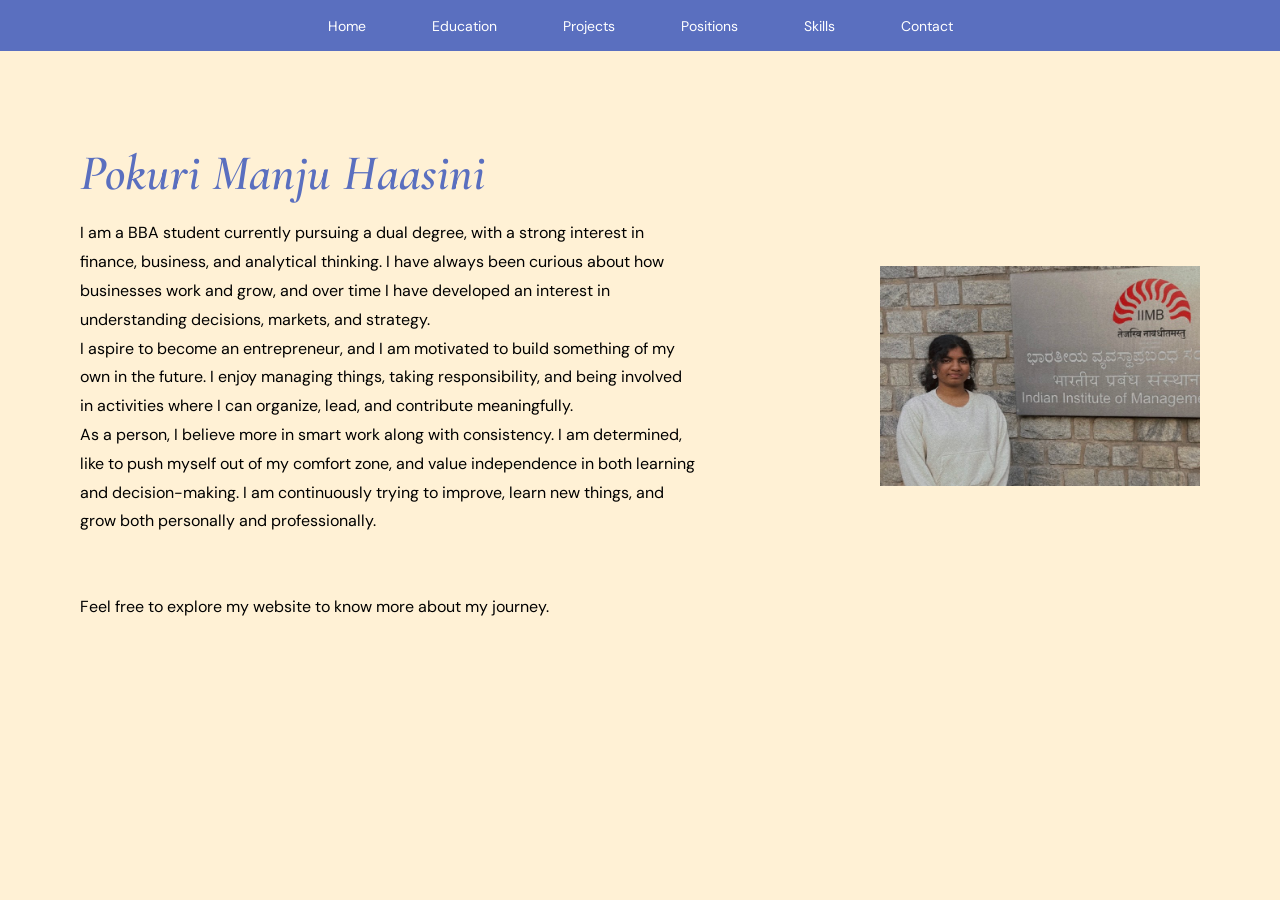
<file: index.html>
<!doctype html>
<html lang="en">
  <head>
    <meta charset="UTF-8" />
    <meta name="viewport" content="width=device-width, initial-scale=1.0" />
    <title>My Resume Website</title>
    <link rel="preconnect" href="https://fonts.googleapis.com">
<link rel="preconnect" href="https://fonts.gstatic.com" crossorigin>
<link href="https://fonts.googleapis.com/css2?family=Cormorant+Garamond:ital,wght@0,300..700;1,300..700&family=DM+Sans:ital,opsz,wght@0,9..40,100..1000;1,9..40,100..1000&display=swap" rel="stylesheet">
<link rel="preconnect" href="https://fonts.googleapis.com">
<link rel="preconnect" href="https://fonts.gstatic.com" crossorigin>
<link href="https://fonts.googleapis.com/css2?family=Cormorant+Garamond:ital,wght@0,300..700;1,300..700&display=swap" rel="stylesheet">
    <link rel="stylesheet" href="style.css" />
  </head>
  <body>
    <nav>
      <a href="index.html">Home</a>
      <a href="education.html">Education</a>
      <a href="projects.html">Projects</a>
      <a href="positions.html">Positions</a>
      <a href="skills.html">Skills</a>
      <a href="contact.html">Contact</a>
    </nav>

    <div class="home">
        <div class="text">
<h1 class="name">Pokuri Manju Haasini</h1>
 <p>
      I am a BBA student currently pursuing a dual degree, with a strong
      interest in finance, business, and analytical thinking. I have always been
      curious about how businesses work and grow, and over time I have developed
      an interest in understanding decisions, markets, and strategy.
      <br />
      I aspire to become an entrepreneur, and I am motivated to build something
      of my own in the future. I enjoy managing things, taking responsibility,
      and being involved in activities where I can organize, lead, and
      contribute meaningfully. <br />
      As a person, I believe more in smart work along with consistency. I am
      determined, like to push myself out of my comfort zone, and value
      independence in both learning and decision-making. I am continuously
      trying to improve, learn new things, and grow both personally and
      professionally.
    </p>

    <br>

    <p>Feel free to explore my website to know more about my journey.</p>
        </div> 
    <img src="IMAGES/myphoto.jpeg" alt="myphoto" class="profile">
    </div>
   
  </body>
</html>
</file>
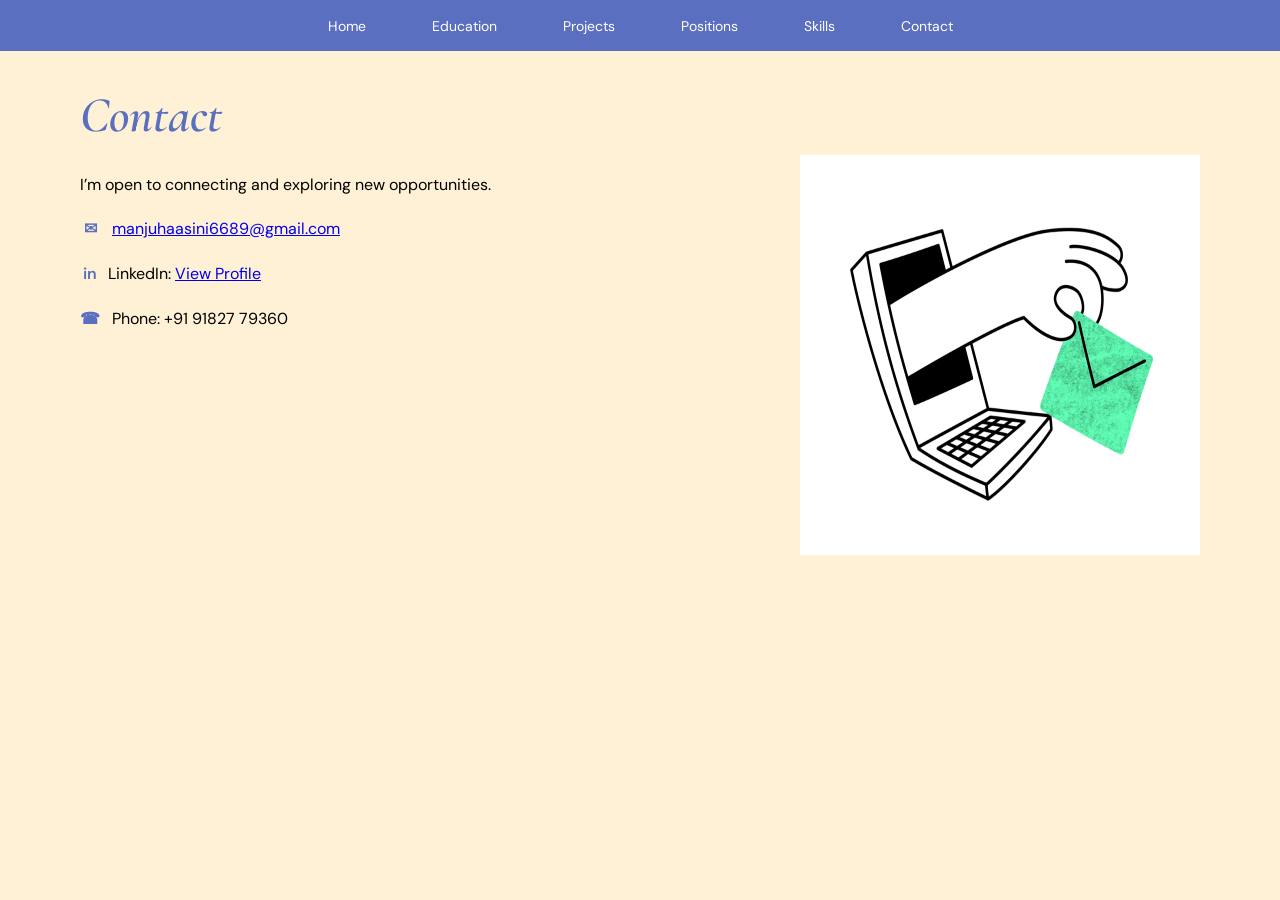
<file: contact.html>
<!DOCTYPE html>
<html lang="en">
<head>
    <meta charset="UTF-8">
    <meta name="viewport" content="width=device-width, initial-scale=1.0">
    <title>Contact</title>

<link rel="preconnect" href="https://fonts.googleapis.com">
<link rel="preconnect" href="https://fonts.gstatic.com" crossorigin>
<link href="https://fonts.googleapis.com/css2?family=Cormorant+Garamond:ital,wght@0,300..700;1,300..700&family=DM+Sans:ital,opsz,wght@0,9..40,100..1000;1,9..40,100..1000&display=swap" rel="stylesheet">
<link rel="preconnect" href="https://fonts.googleapis.com">
<link rel="preconnect" href="https://fonts.gstatic.com" crossorigin>
<link href="https://fonts.googleapis.com/css2?family=Cormorant+Garamond:ital,wght@0,300..700;1,300..700&display=swap" rel="stylesheet">
     <link rel="stylesheet" href="style.css">
</head>
<body>
     <nav>
    <a href="index.html">Home</a>
    <a href="education.html">Education</a>
    <a href="projects.html">Projects</a>
    <a href="positions.html">Positions</a>
    <a href="skills.html">Skills</a>
    <a href="contact.html">Contact</a>
  </nav>

  <h1>Contact</h1>
<div class="contact-container">
      <div class="contact">
  <p>
I’m open to connecting and exploring new opportunities.
</p>

<p><span class="icon">✉</span> <a href="mailto:manjuhaasini6689@gmail.com">manjuhaasini6689@gmail.com</a>
</p>
<p><span class="icon">in</span>LinkedIn:  <a href="https://linkedin.com/in/manjuhaasini" target="_blank">
    View Profile
  </a></p>
<p><span class="icon">☎</span> Phone: +91 91827 79360</p>
</div>

<img src="IMAGES/contact gif.gif" alt="gif" class="gif">
</div>
</body>
</html>
</file>
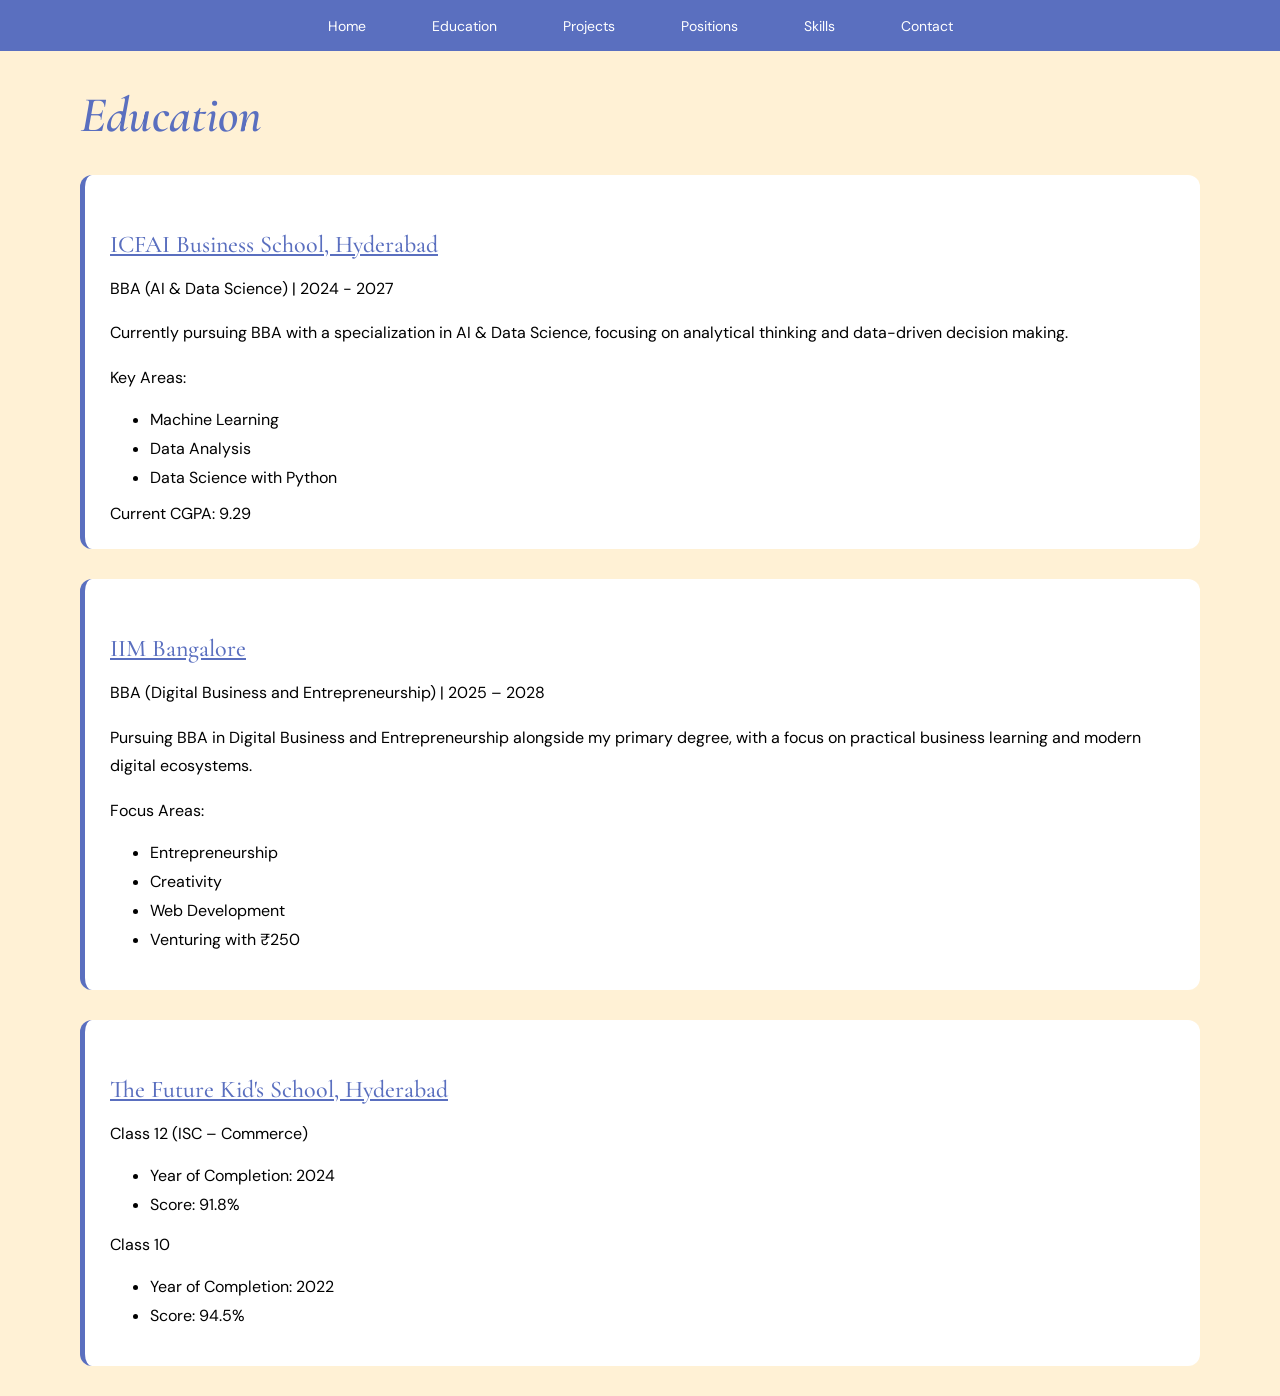
<file: education.html>
<!doctype html>
<html lang="en">
  <head>
    <meta charset="UTF-8" />
    <meta name="viewport" content="width=device-width, initial-scale=1.0" />
    <title>Education</title>

    <link rel="preconnect" href="https://fonts.googleapis.com">
<link rel="preconnect" href="https://fonts.gstatic.com" crossorigin>
<link href="https://fonts.googleapis.com/css2?family=Cormorant+Garamond:ital,wght@0,300..700;1,300..700&family=DM+Sans:ital,opsz,wght@0,9..40,100..1000;1,9..40,100..1000&display=swap" rel="stylesheet">
<link rel="preconnect" href="https://fonts.googleapis.com">
<link rel="preconnect" href="https://fonts.gstatic.com" crossorigin>
<link href="https://fonts.googleapis.com/css2?family=Cormorant+Garamond:ital,wght@0,300..700;1,300..700&display=swap" rel="stylesheet">
    <link rel="stylesheet" href="style.css" />
  </head>
  <body>
    <nav>
      <a href="index.html">Home</a>
      <a href="education.html">Education</a>
      <a href="projects.html">Projects</a>
      <a href="positions.html">Positions</a>
      <a href="skills.html">Skills</a>
      <a href="contact.html">Contact</a>
    </nav>

    <h1>Education</h1>
    <div class="edu">
      <h2>ICFAI Business School, Hyderabad</h2>
      <p>BBA (AI & Data Science) | 2024 - 2027</p>

      <p>
        Currently pursuing BBA with a specialization in AI & Data Science,
        focusing on analytical thinking and data-driven decision making.
      </p>

      <p>Key Areas:</p>
      <ul>
        <li>Machine Learning</li>
        <li>Data Analysis</li>
        <li>Data Science with Python</li>
      </ul>

     <div class="cgpa-box">
  Current CGPA: <span>9.29</span>
</div>
    </div>

    <div class="edu">
    <h2>IIM Bangalore</h2>
    <p>BBA (Digital Business and Entrepreneurship) | 2025 – 2028</p>
  
    <p>
      Pursuing BBA in Digital Business and Entrepreneurship alongside my primary
      degree, with a focus on practical business learning and modern digital
      ecosystems.
    </p>
    <p>Focus Areas:</p>
    <ul>
      <li>Entrepreneurship</li>
      <li>Creativity</li>
      <li>Web Development</li>
      <li>Venturing with ₹250</li>
    </ul>
</div> 
    
<div class="edu">
    <h2>The Future Kid's School, Hyderabad</h2>
    <p>Class 12 (ISC – Commerce)</p>
    <ul>
      <li>Year of Completion: 2024</li>
      <li>Score: 91.8%</li>
    </ul>

    <p>Class 10</p>
    <ul>
      <li>Year of Completion: 2022</li>
      <li>Score: 94.5%</li>
    </ul>
    </div>
  </body>
</html>
</file>
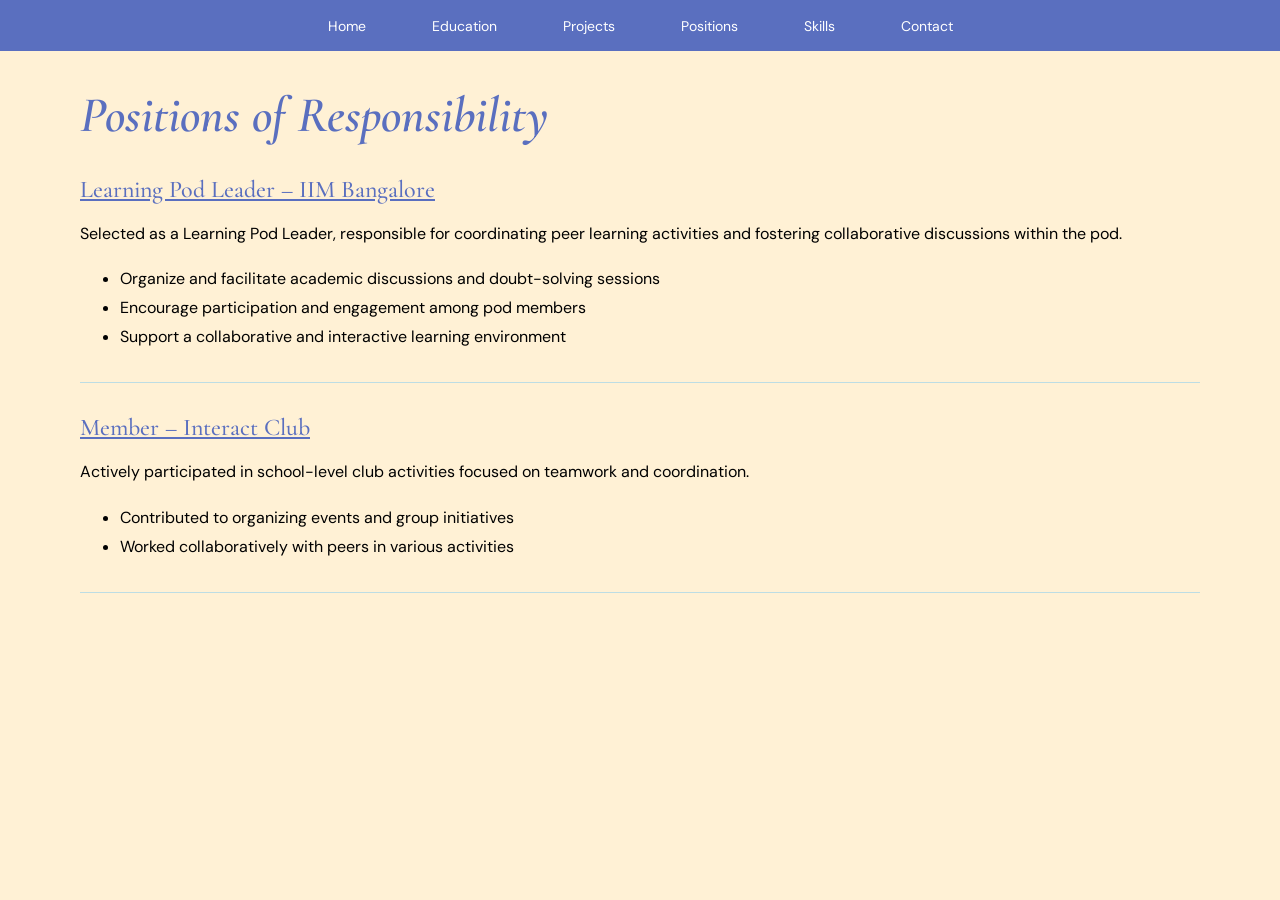
<file: positions.html>
<!DOCTYPE html>
<html lang="en">
<head>
    <meta charset="UTF-8">
    <meta name="viewport" content="width=device-width, initial-scale=1.0">
    <title>Positions</title>
    <link rel="preconnect" href="https://fonts.googleapis.com">
<link rel="preconnect" href="https://fonts.gstatic.com" crossorigin>
<link href="https://fonts.googleapis.com/css2?family=Cormorant+Garamond:ital,wght@0,300..700;1,300..700&family=DM+Sans:ital,opsz,wght@0,9..40,100..1000;1,9..40,100..1000&display=swap" rel="stylesheet">
<link rel="preconnect" href="https://fonts.googleapis.com">
<link rel="preconnect" href="https://fonts.gstatic.com" crossorigin>
<link href="https://fonts.googleapis.com/css2?family=Cormorant+Garamond:ital,wght@0,300..700;1,300..700&display=swap" rel="stylesheet">
    <link rel="stylesheet" href="style.css">
</head>
<body>
    <nav>
    <a href="index.html">Home</a>
    <a href="education.html">Education</a>
    <a href="projects.html">Projects</a>
    <a href="positions.html">Positions</a>
    <a href="skills.html">Skills</a>
    <a href="contact.html">Contact</a>
  </nav>
  
  <h1>Positions of Responsibility</h1>

  <div class="position">
   <h2>Learning Pod Leader – IIM Bangalore</h2>
<p>
Selected as a Learning Pod Leader, responsible for coordinating peer learning activities and fostering collaborative discussions within the pod.
</p>
<ul>
  <li>Organize and facilitate academic discussions and doubt-solving sessions</li>
  <li>Encourage participation and engagement among pod members</li>
  <li>Support a collaborative and interactive learning environment</li>
</ul>
</div>

<div class="position">
<h2>Member – Interact Club</h2>
<p>
Actively participated in school-level club activities focused on teamwork and coordination.
</p>
<ul>
  <li>Contributed to organizing events and group initiatives</li>
  <li>Worked collaboratively with peers in various activities</li>
</ul>
</div>

</body>
</html>
</file>
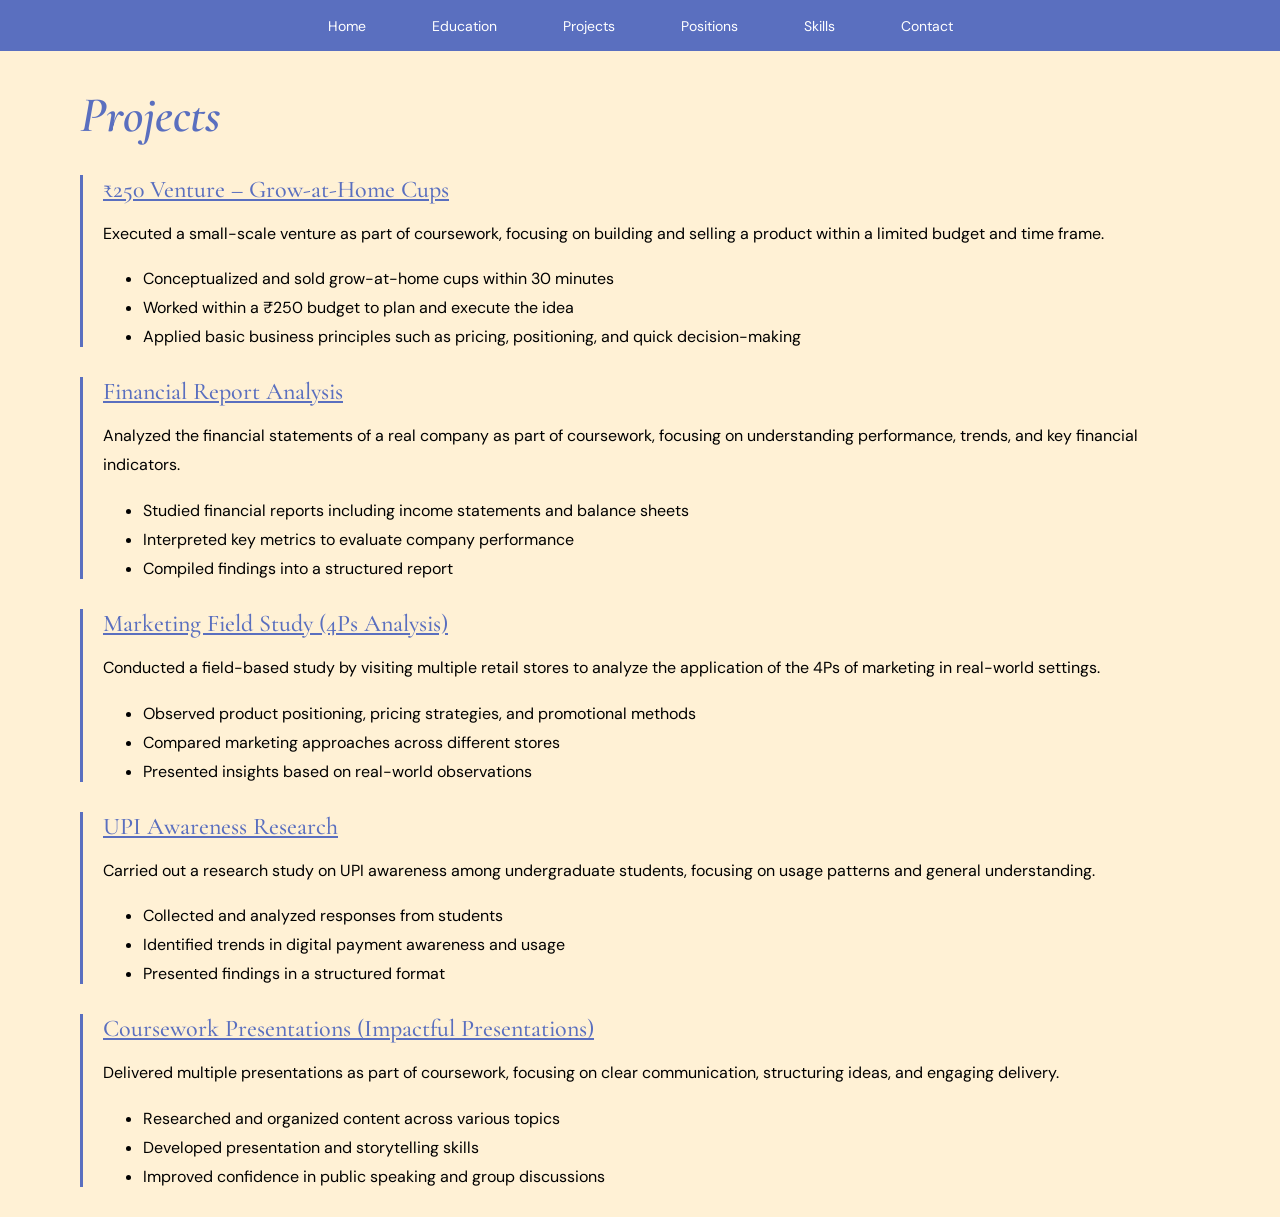
<file: projects.html>
<!doctype html>
<html lang="en">
  <head>
    <meta charset="UTF-8" />
    <meta name="viewport" content="width=device-width, initial-scale=1.0" />
    <title>Projects</title>
    <link rel="preconnect" href="https://fonts.googleapis.com">
<link rel="preconnect" href="https://fonts.gstatic.com" crossorigin>
<link href="https://fonts.googleapis.com/css2?family=Cormorant+Garamond:ital,wght@0,300..700;1,300..700&family=DM+Sans:ital,opsz,wght@0,9..40,100..1000;1,9..40,100..1000&display=swap" rel="stylesheet">
<link rel="preconnect" href="https://fonts.googleapis.com">
<link rel="preconnect" href="https://fonts.gstatic.com" crossorigin>
<link href="https://fonts.googleapis.com/css2?family=Cormorant+Garamond:ital,wght@0,300..700;1,300..700&display=swap" rel="stylesheet">
    <link rel="stylesheet" href="style.css" />
  </head>
  <body>
    <nav>
      <a href="index.html">Home</a>
      <a href="education.html">Education</a>
      <a href="projects.html">Projects</a>
      <a href="positions.html">Positions</a>
      <a href="skills.html">Skills</a>
      <a href="contact.html">Contact</a>
    </nav>

    <h1>Projects</h1>

    <div class="project">
    <h2>₹250 Venture – Grow-at-Home Cups</h2>

    <p>
      Executed a small-scale venture as part of coursework, focusing on building
      and selling a product within a limited budget and time frame.
    </p>

    <ul>
      <li>Conceptualized and sold grow-at-home cups within 30 minutes</li>
      <li>Worked within a ₹250 budget to plan and execute the idea</li>
      <li>
        Applied basic business principles such as pricing, positioning, and
        quick decision-making
      </li>
    </ul>
    </div>

    <div class="project">
    <h2>Financial Report Analysis</h2>
    <p>
      Analyzed the financial statements of a real company as part of coursework,
      focusing on understanding performance, trends, and key financial
      indicators.
    </p>
    <ul>
      <li>
        Studied financial reports including income statements and balance sheets
      </li>
      <li>Interpreted key metrics to evaluate company performance</li>
      <li>Compiled findings into a structured report</li>
    </ul>
    </div>

    <div class="project">
    <h2>Marketing Field Study (4Ps Analysis)</h2>
    <p>
      Conducted a field-based study by visiting multiple retail stores to
      analyze the application of the 4Ps of marketing in real-world settings.
    </p>
    <ul>
      <li>
        Observed product positioning, pricing strategies, and promotional
        methods
      </li>
      <li>Compared marketing approaches across different stores</li>
      <li>Presented insights based on real-world observations</li>
    </ul>
    </div>

    <div class="project">
    <h2>UPI Awareness Research</h2>
    <p>
      Carried out a research study on UPI awareness among undergraduate
      students, focusing on usage patterns and general understanding.
    </p>
    <ul>
      <li>Collected and analyzed responses from students</li>
      <li>Identified trends in digital payment awareness and usage</li>
      <li>Presented findings in a structured format</li>
    </ul>
    </div>

    <div class="project">
    <h2>Coursework Presentations (Impactful Presentations)</h2>
    <p>
      Delivered multiple presentations as part of coursework, focusing on clear
      communication, structuring ideas, and engaging delivery.
    </p>
    <ul>
      <li>Researched and organized content across various topics</li>
      <li>Developed presentation and storytelling skills</li>
      <li>Improved confidence in public speaking and group discussions</li>
    </ul>
    </div>
  </body>
</html>
</file>
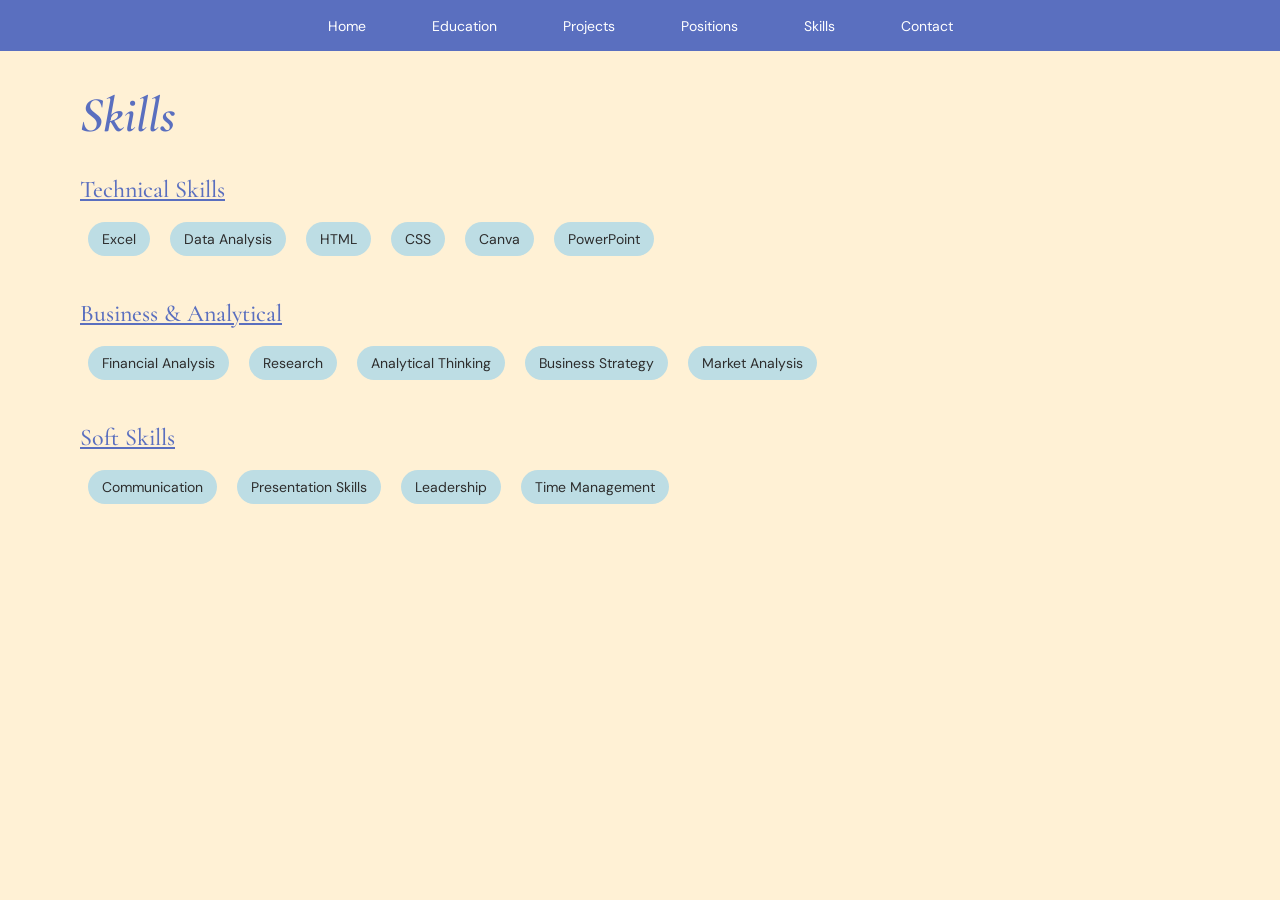
<file: skills.html>
<!doctype html>
<html lang="en">
  <head>
    <meta charset="UTF-8" />
    <meta name="viewport" content="width=device-width, initial-scale=1.0" />
    <title>Skills</title>
    <link rel="preconnect" href="https://fonts.googleapis.com">
<link rel="preconnect" href="https://fonts.gstatic.com" crossorigin>
<link href="https://fonts.googleapis.com/css2?family=Cormorant+Garamond:ital,wght@0,300..700;1,300..700&family=DM+Sans:ital,opsz,wght@0,9..40,100..1000;1,9..40,100..1000&display=swap" rel="stylesheet">
<link rel="preconnect" href="https://fonts.googleapis.com">
<link rel="preconnect" href="https://fonts.gstatic.com" crossorigin>
<link href="https://fonts.googleapis.com/css2?family=Cormorant+Garamond:ital,wght@0,300..700;1,300..700&display=swap" rel="stylesheet">
    <link rel="stylesheet" href="style.css" />
  </head>
  <body>
    <nav>
      <a href="index.html">Home</a>
      <a href="education.html">Education</a>
      <a href="projects.html">Projects</a>
      <a href="positions.html">Positions</a>
      <a href="skills.html">Skills</a>
      <a href="contact.html">Contact</a>
    </nav>

    <h1>Skills</h1>

    <h2>Technical Skills</h2>
    <div class="skills">
      <span>Excel</span>
      <span>Data Analysis</span>
      <span>HTML</span>
      <span>CSS</span>
      <span>Canva</span>
      <span>PowerPoint</span>
    </div>

    <h2>Business & Analytical</h2>
    <div class="skills">
      <span>Financial Analysis</span>
      <span>Research</span>
      <span>Analytical Thinking</span>
      <span>Business Strategy</span>
      <span>Market Analysis</span>
    </div>

    <h2>Soft Skills</h2>
    <div class="skills">
      <span>Communication</span>
      <span>Presentation Skills</span>
      <span>Leadership</span>
      <span>Time Management</span>
    </div>
  </body>
</html>
</file>
<file: style.css>
body {
  font-family: "DM Sans", sans-serif;
  margin: 0;
  padding: 0 80px;
  background-color: #FFF1D5;
}

h1, h2 {
  color: #5A6FBF;
}

h1 {
  font-family: "Cormorant Garamond", serif;
  margin-top: 13;
  font-weight: 600;
  margin-bottom: 10px;
  font-style: oblique;
  font-size: 50px;
}

h2 {
  font-family: "Cormorant Garamond", serif;
  font-weight: 500;
  margin-top: 30px;
  margin-bottom: 10px;
  text-decoration: underline;
}

p {
  margin-bottom: 15px;
  line-height: 1.8;
   margin-bottom: 20px;
}

ul {
  margin-bottom: 20px;
}

li {
  margin-bottom: 8px;
}

nav {
  background-color: #5A6FBF;
  padding: 15px 0;
  text-align: center;
   margin: 0 -80px;
    position: sticky;
  top: 0;
  z-index: 1000;
}



nav a {
  text-decoration: none;
  color: white;
  padding: 8px 16px;
  margin: 0 15px;
  font-size: 14px;
}

nav a:hover {
 text-decoration: underline;
}

.home {
  display: flex;
  align-items: center;
 justify-content: space-between;
  min-height: 70vh;
  margin-bottom: 60px;
  margin-top: 10px;
}


.text {
  width: 55%;
}

.profile {
  width: 320px;
  height: auto;
  margin: 10px 0 10px 10px;
}

.edu {
  background-color: white;
  padding: 25px;
  margin: 30px 0;
  border-radius: 12px;
  border-left: 5px solid #5A6FBF;
}

.edu p {
  margin-bottom: 10px;
}

.edu ul {
  margin-bottom: 15px;
}

.project {
  margin: 30px 0;
  padding-left: 20px;
  border-left: 3px solid #5A6FBF;
}

.project h2 {
  color: #5A6FBF;
}

.project {
  position: relative;
}

.position {
  margin: 30px 0;
  padding-bottom: 15px;
  border-bottom: 1px solid #BDDDE4;
}

.position h2 {
  color: #5A6FBF;
}

.skills {
  margin: 10px 0 25px;
  margin-bottom: 35px;
}

.skills span {
  display: inline-block;
  background-color: #BDDDE4;
  color: #2d2d2d;
  padding: 8px 14px;
  margin: 8px;
  border-radius: 20px;
  font-size: 14px;
}

.skills span:hover {
  background-color: #9EC6F3;
  color: #1e3a8a;
  transform: translateY(-2px);
}

.contact-container {
  display: flex;
  justify-content: space-between;
  align-items: flex-start;
}


.contact p {
  margin-bottom: 12px;
}

.icon {
   display: inline-block;
  width: 20px;
  margin-right: 8px;
  color: #5A6FBF;
  font-weight: 600;
  text-align: center;
}

.contact a:hover {
  color: #5A6FBF;
  text-decoration: underline;
}

.gif { 
    width: 400px;
  height: 400px;
  margin: 0;
}
</file>
